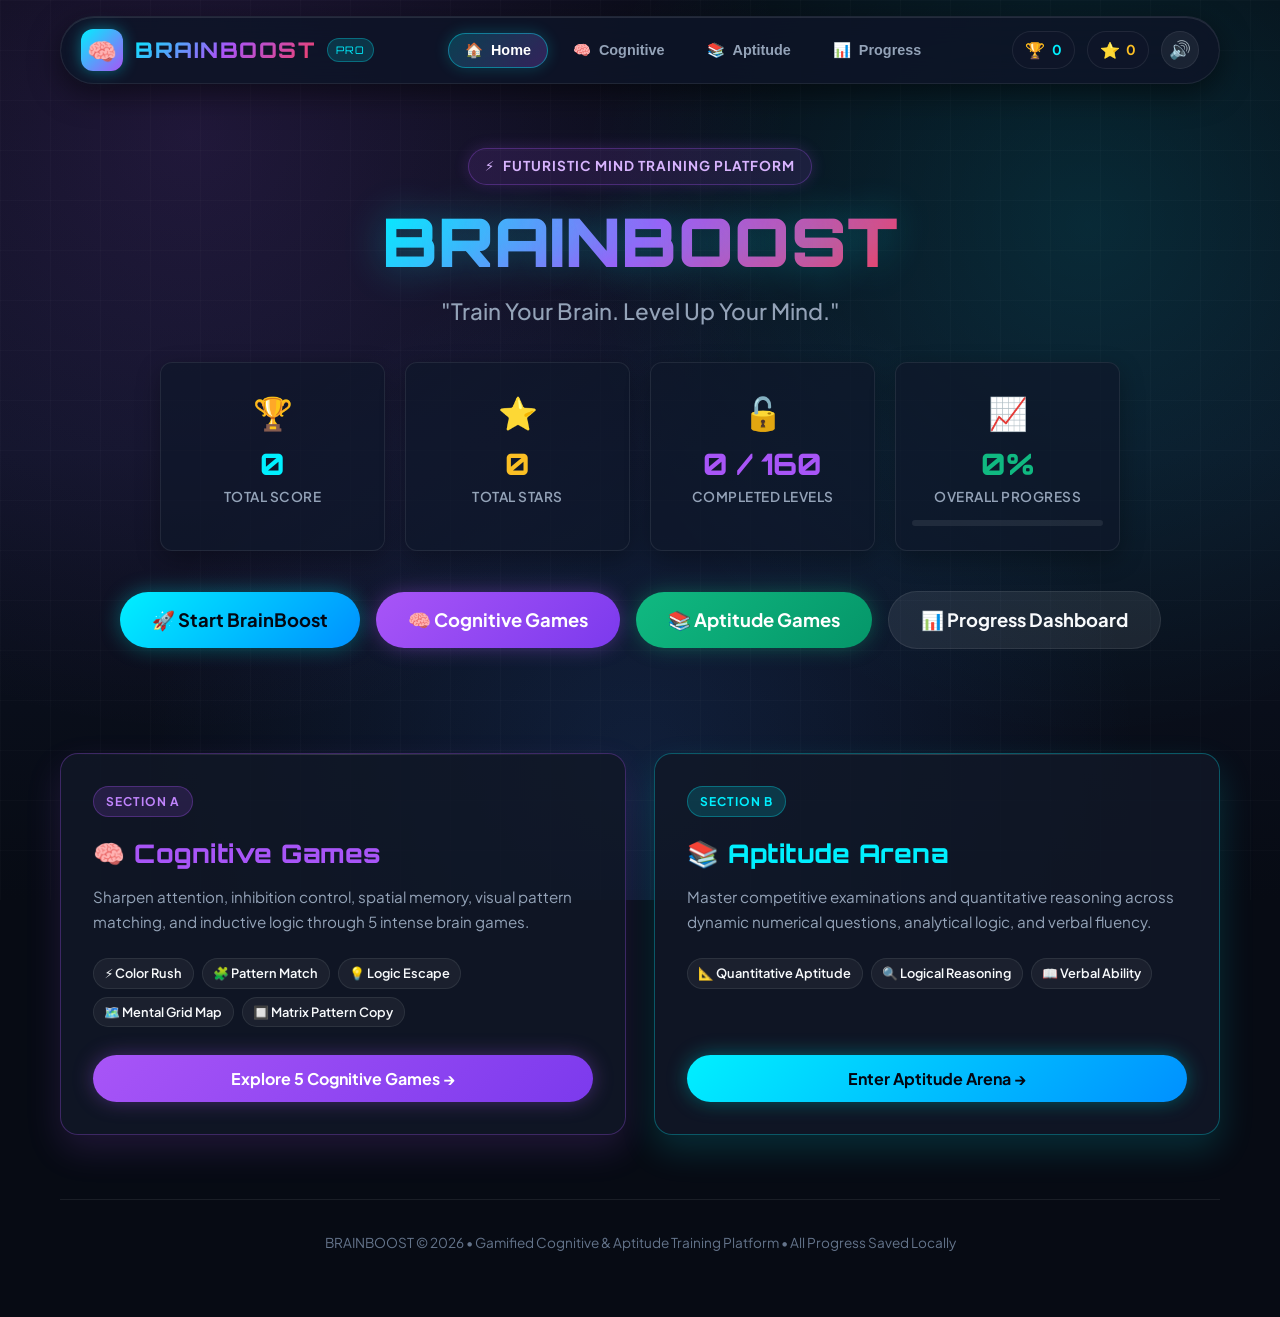
<file: index.html>
<!DOCTYPE html>
<html lang="en">
<head>
  <meta charset="UTF-8" />
  <meta name="viewport" content="width=device-width, initial-scale=1.0" />
  <title>BrainBoost — Train Your Brain. Level Up Your Mind.</title>
  <meta name="description" content="A gamified cognitive training and aptitude learning web application with interactive games, level progression, and progress tracking." />
  <meta property="og:title" content="BrainBoost — Train Your Brain. Level Up Your Mind." />
  <meta property="og:description" content="Gamified cognitive training and aptitude learning web application designed for students." />
  <meta property="og:type" content="website" />
  
  <!-- Google Fonts: Plus Jakarta Sans & Orbitron -->
  <link rel="preconnect" href="https://fonts.googleapis.com">
  <link rel="preconnect" href="https://fonts.gstatic.com" crossorigin>
  <link href="https://fonts.googleapis.com/css2?family=Orbitron:wght@600;700;800;900&family=Plus+Jakarta+Sans:ital,wght@0,400;0,500;0,600;0,700;0,800;1,400;1,700&display=swap" rel="stylesheet">
  
  <!-- Stylesheet -->
  <link rel="stylesheet" href="./style.css" />
</head>
<body>
  <!-- Ambient Cosmic Grid Overlay -->
  <div class="cosmic-grid" aria-hidden="true"></div>

  <!-- Confetti Canvas for Victory Effects -->
  <canvas id="confetti-canvas"></canvas>

  <div id="app-root">
    <!-- Main Header -->
    <header class="app-header">
      <div class="logo-wrap" onclick="showHome()" id="app-logo-btn">
        <div class="logo-icon">🧠</div>
        <div>
          <div class="logo-title gaming-font text-gradient">BRAINBOOST</div>
        </div>
        <span class="logo-badge">PRO</span>
      </div>

      <!-- Navigation Tabs -->
      <nav class="nav-menu" aria-label="Main Navigation">
        <button class="nav-link active" data-view="view-home" onclick="showHome()" id="nav-btn-home">
          <span>🏠</span> <span>Home</span>
        </button>
        <button class="nav-link" data-view="view-cognitive" onclick="showCognitiveGames()" id="nav-btn-cognitive">
          <span>🧠</span> <span>Cognitive</span>
        </button>
        <button class="nav-link" data-view="view-aptitude" onclick="showAptitudeGames()" id="nav-btn-aptitude">
          <span>📚</span> <span>Aptitude</span>
        </button>
        <button class="nav-link" data-view="view-progress" onclick="showProgress()" id="nav-btn-progress">
          <span>📊</span> <span>Progress</span>
        </button>
      </nav>

      <!-- Header Player Mini-Stats -->
      <div class="header-stats">
        <div class="stat-chip" title="Total Score Earned">
          <span class="stat-chip-icon">🏆</span>
          <span class="stat-chip-score" id="header-total-score">0</span>
        </div>
        <div class="stat-chip" title="Total Stars Collected">
          <span class="stat-chip-icon">⭐</span>
          <span class="stat-chip-stars" id="header-total-stars">0</span>
        </div>
        <button class="sound-toggle-btn" id="sound-toggle-btn" onclick="toggleSound()" aria-label="Toggle Sound" title="Toggle Sound">
          🔊
        </button>
      </div>
    </header>

    <!-- MAIN VIEWS WRAPPER -->
    <main>
      <!-- ==========================================
           1. VIEW: HOME PAGE
           ========================================== -->
      <section id="view-home" class="view-container active">
        <div class="hero-section">
          <div class="hero-pill">
            <span>⚡</span> Futuristic Mind Training Platform
          </div>
          <h1 class="hero-title text-gradient">BRAINBOOST</h1>
          <p class="hero-tagline">
            "Train Your Brain. Level Up Your Mind."
          </p>

          <!-- Live Player Statistics Matrix -->
          <div class="home-stats-grid">
            <div class="home-stat-card" id="home-stat-score">
              <div class="stat-card-icon">🏆</div>
              <div class="stat-card-value text-cyan" id="home-score-val">0</div>
              <div class="stat-card-label">Total Score</div>
            </div>

            <div class="home-stat-card" id="home-stat-stars">
              <div class="stat-card-icon">⭐</div>
              <div class="stat-card-value text-gold" id="home-stars-val">0</div>
              <div class="stat-card-label">Total Stars</div>
            </div>

            <div class="home-stat-card" id="home-stat-levels">
              <div class="stat-card-icon">🔓</div>
              <div class="stat-card-value text-purple" id="home-levels-val">0 / 160</div>
              <div class="stat-card-label">Completed Levels</div>
            </div>

            <div class="home-stat-card" id="home-stat-progress">
              <div class="stat-card-icon">📈</div>
              <div class="stat-card-value text-emerald" id="home-progress-val">0%</div>
              <div class="stat-card-label">Overall Progress</div>
              <div class="stat-progress-bar">
                <div class="stat-progress-fill" id="home-progress-fill" style="width: 0%;"></div>
              </div>
            </div>
          </div>

          <!-- Hero Action Buttons -->
          <div class="home-cta-group">
            <button class="btn btn-primary btn-lg" onclick="startBrainBoost()" id="btn-start-brainboost">
              🚀 Start BrainBoost
            </button>
            <button class="btn btn-purple btn-lg" onclick="showCognitiveGames()" id="btn-home-cognitive">
              🧠 Cognitive Games
            </button>
            <button class="btn btn-emerald btn-lg" onclick="showAptitudeGames()" id="btn-home-aptitude">
              📚 Aptitude Games
            </button>
            <button class="btn btn-secondary btn-lg" onclick="showProgress()" id="btn-home-progress">
              📊 Progress Dashboard
            </button>
          </div>
        </div>

        <!-- Category Showcase Cards -->
        <div class="category-preview-grid">
          <!-- Cognitive Category Preview -->
          <div class="glass-card category-preview-card card-cognitive" onclick="showCognitiveGames()">
            <div>
              <span class="card-badge badge-purple">SECTION A</span>
              <h2 class="card-title text-purple">🧠 Cognitive Games</h2>
              <p class="card-desc">
                Sharpen attention, inhibition control, spatial memory, visual pattern matching, and inductive logic through 5 intense brain games.
              </p>
              <div class="game-pills-list">
                <span class="mini-pill">⚡ Color Rush</span>
                <span class="mini-pill">🧩 Pattern Match</span>
                <span class="mini-pill">💡 Logic Escape</span>
                <span class="mini-pill">🗺️ Mental Grid Map</span>
                <span class="mini-pill">🔲 Matrix Pattern Copy</span>
              </div>
            </div>
            <button class="btn btn-purple" onclick="event.stopPropagation(); showCognitiveGames()">
              Explore 5 Cognitive Games →
            </button>
          </div>

          <!-- Aptitude Category Preview -->
          <div class="glass-card category-preview-card card-aptitude" onclick="showAptitudeGames()">
            <div>
              <span class="card-badge badge-cyan">SECTION B</span>
              <h2 class="card-title text-cyan">📚 Aptitude Arena</h2>
              <p class="card-desc">
                Master competitive examinations and quantitative reasoning across dynamic numerical questions, analytical logic, and verbal fluency.
              </p>
              <div class="game-pills-list">
                <span class="mini-pill">📐 Quantitative Aptitude</span>
                <span class="mini-pill">🔍 Logical Reasoning</span>
                <span class="mini-pill">📖 Verbal Ability</span>
              </div>
            </div>
            <button class="btn btn-primary" onclick="event.stopPropagation(); showAptitudeGames()">
              Enter Aptitude Arena →
            </button>
          </div>
        </div>
      </section>

      <!-- ==========================================
           2. VIEW: COGNITIVE GAMES SELECTION
           ========================================== -->
      <section id="view-cognitive" class="view-container">
        <div class="section-header">
          <h2 class="section-title text-gradient">COGNITIVE TRAINING</h2>
          <p class="section-desc">
            Select a cognitive discipline. Each game features 20+ progressive levels with exactly 10 timed challenges per level.
          </p>
        </div>
        <div class="games-grid" id="cognitive-games-grid">
          <!-- Injected dynamically by script.js -->
        </div>
      </section>

      <!-- ==========================================
           3. VIEW: APTITUDE GAMES SELECTION
           ========================================== -->
      <section id="view-aptitude" class="view-container">
        <div class="section-header">
          <h2 class="section-title text-gradient">APTITUDE ARENA</h2>
          <p class="section-desc">
            Dynamic, non-repeating problem sets testing quantitative speed, logical deduction, and verbal comprehension.
          </p>
        </div>
        <div class="games-grid" id="aptitude-games-grid">
          <!-- Injected dynamically by script.js -->
        </div>
      </section>

      <!-- ==========================================
           4. VIEW: LEVEL MAP & PROGRESSION
           ========================================== -->
      <section id="view-level-map" class="view-container">
        <div class="level-map-container">
          <div class="glass-card map-header-card">
            <div class="map-header-info">
              <span class="map-category-tag" id="map-category-tag">CATEGORY</span>
              <h2 class="map-game-title" id="map-game-title">Game Title</h2>
            </div>
            <div style="display: flex; align-items: center; gap: 0.75rem;">
              <div class="stat-chip" id="map-stars-badge">
                ⭐ 0 Stars
              </div>
              <button class="btn btn-secondary btn-sm" id="map-back-btn">
                ← Back
              </button>
            </div>
          </div>

          <!-- Sinuous Game Path Nodes -->
          <div class="level-path-wrapper" id="level-path-nodes">
            <!-- Injected dynamically by script.js -->
          </div>
        </div>
      </section>

      <!-- ==========================================
           5. VIEW: ACTIVE GAMEPLAY ARENA
           ========================================== -->
      <section id="view-game" class="view-container">
        <div class="game-arena-wrapper">
          <!-- Top HUD -->
          <div class="game-hud">
            <div class="hud-game-info">
              <span class="hud-game-name" id="hud-game-name">GAME NAME</span>
              <span class="hud-game-level" id="hud-game-level">Level 1 • Easy</span>
            </div>

            <!-- Question X/10 Progress Bar -->
            <div class="hud-progress-wrap">
              <div class="hud-progress-labels">
                <span id="hud-question-index">Question 1/10</span>
                <span>10 Challenges Rule</span>
              </div>
              <div class="hud-progress-track">
                <div class="hud-progress-bar" id="hud-progress-fill" style="width: 0%;"></div>
              </div>
            </div>

            <!-- 60-Second Countdown Timer -->
            <div class="hud-timer-box" id="hud-timer-box">
              <span>⏱️</span>
              <span id="hud-timer-text">60</span>s
            </div>

            <!-- Live Score & Streak -->
            <div class="hud-score-box">
              <span class="hud-score-label">Score</span>
              <span class="hud-score-value" id="hud-live-score">0</span>
              <div class="streak-indicator" id="hud-streak-box" style="display: none;">
                🔥 2x Streak!
              </div>
            </div>
          </div>

          <!-- Challenge Body Container -->
          <div class="glass-card challenge-card" id="challenge-content-area">
            <!-- Injected dynamically by script.js -->
          </div>
        </div>
      </section>

      <!-- ==========================================
           6. VIEW: PROGRESS DASHBOARD
           ========================================== -->
      <section id="view-progress" class="view-container">
        <div class="section-header">
          <h2 class="section-title text-gradient">PROGRESS & MASTERY</h2>
          <p class="section-desc">
            Track your cognitive skill progression, accuracy metrics, completed levels, and achievement badges.
          </p>
        </div>

        <div class="progress-dashboard">
          <!-- Key Metrics Grid -->
          <div class="progress-overview-grid">
            <div class="home-stat-card">
              <div class="stat-card-icon">🏆</div>
              <div class="stat-card-value text-cyan" id="prog-total-score">0</div>
              <div class="stat-card-label">Total Score</div>
            </div>
            <div class="home-stat-card">
              <div class="stat-card-icon">⭐</div>
              <div class="stat-card-value text-gold" id="prog-total-stars">0</div>
              <div class="stat-card-label">Stars Earned</div>
            </div>
            <div class="home-stat-card">
              <div class="stat-card-icon">🧠</div>
              <div class="stat-card-value text-purple" id="prog-cog-levels">0 / 100</div>
              <div class="stat-card-label">Cognitive Cleared</div>
            </div>
            <div class="home-stat-card">
              <div class="stat-card-icon">📚</div>
              <div class="stat-card-value text-emerald" id="prog-apt-levels">0 / 60</div>
              <div class="stat-card-label">Aptitude Cleared</div>
            </div>
            <div class="home-stat-card">
              <div class="stat-card-icon">🎯</div>
              <div class="stat-card-value text-amber" id="prog-overall-accuracy">0%</div>
              <div class="stat-card-label">Overall Accuracy</div>
            </div>
          </div>

          <!-- Cognitive Skill Mastery Visual Bars -->
          <div class="glass-card progress-skill-card">
            <h3 class="card-title text-cyan" style="margin-bottom: 1.5rem;">Cognitive Skill Breakdown</h3>

            <div class="skill-row">
              <div class="skill-row-top">
                <span>🧠 Working & Spatial Memory</span>
                <span class="text-purple" id="skill-memory-val">0%</span>
              </div>
              <div class="skill-track">
                <div class="skill-fill fill-purple" id="skill-memory-fill" style="width: 0%;"></div>
              </div>
            </div>

            <div class="skill-row">
              <div class="skill-row-top">
                <span>⚡ Attention & Inhibition Control</span>
                <span class="text-cyan" id="skill-attention-val">0%</span>
              </div>
              <div class="skill-track">
                <div class="skill-fill fill-cyan" id="skill-attention-fill" style="width: 0%;"></div>
              </div>
            </div>

            <div class="skill-row">
              <div class="skill-row-top">
                <span>🧩 Pattern Recognition & Deduction</span>
                <span class="text-blue" id="skill-patterns-val">0%</span>
              </div>
              <div class="skill-track">
                <div class="skill-fill fill-blue" id="skill-patterns-fill" style="width: 0%;"></div>
              </div>
            </div>

            <div class="skill-row">
              <div class="skill-row-top">
                <span>💡 Logical & Analytical Thinking</span>
                <span class="text-emerald" id="skill-logic-val">0%</span>
              </div>
              <div class="skill-track">
                <div class="skill-fill fill-emerald" id="skill-logic-fill" style="width: 0%;"></div>
              </div>
            </div>

            <div class="skill-row">
              <div class="skill-row-top">
                <span>📐 Quantitative & Numerical Aptitude</span>
                <span class="text-amber" id="skill-quant-val">0%</span>
              </div>
              <div class="skill-track">
                <div class="skill-fill fill-amber" id="skill-quant-fill" style="width: 0%;"></div>
              </div>
            </div>

            <div class="skill-row">
              <div class="skill-row-top">
                <span>📖 Verbal Fluency & Vocabulary</span>
                <span class="text-rose" id="skill-verbal-val">0%</span>
              </div>
              <div class="skill-track">
                <div class="skill-fill fill-purple" id="skill-verbal-fill" style="width: 0%;"></div>
              </div>
            </div>
          </div>

          <!-- Badges & Achievements -->
          <div class="glass-card">
            <h3 class="card-title text-gold" style="margin-bottom: 1.25rem;">🏅 Unlocked Badges & Milestones</h3>
            <div class="badges-grid" id="badges-grid-container">
              <!-- Injected dynamically by script.js -->
            </div>
          </div>

          <!-- Danger Zone: Reset Data -->
          <div style="display: flex; justify-content: flex-end; margin-top: 1rem;">
            <button class="btn btn-secondary btn-sm" onclick="resetAllData()" style="color: var(--color-rose); border-color: rgba(244, 63, 94, 0.3);">
              🗑️ Reset All Progress
            </button>
          </div>
        </div>
      </section>
    </main>

    <!-- Footer -->
    <footer class="app-footer">
      <p>BRAINBOOST &copy; 2026 &bull; Gamified Cognitive & Aptitude Training Platform &bull; All Progress Saved Locally</p>
    </footer>
  </div>

  <!-- Vanilla JavaScript Application Logic -->
  <script src="./script.js"></script>
</body>
</html>
</file>
<file: style.css>
/* BRAINBOOST — Modern Futuristic Cognitive & Aptitude Gaming Stylesheet */

:root {
  --bg-primary: #070b14;
  --bg-secondary: #0d1527;
  --bg-card: rgba(17, 24, 39, 0.85);
  --bg-card-hover: rgba(30, 41, 59, 0.9);
  --border-glass: rgba(255, 255, 255, 0.08);
  --border-glow: rgba(0, 240, 255, 0.3);
  
  --color-cyan: #00f0ff;
  --color-purple: #a855f7;
  --color-blue: #3b82f6;
  --color-emerald: #10b981;
  --color-rose: #f43f5e;
  --color-amber: #f59e0b;
  --color-gold: #fbbf24;

  --text-primary: #f8fafc;
  --text-secondary: #94a3b8;
  --text-muted: #64748b;

  --font-main: 'Plus Jakarta Sans', system-ui, -apple-system, BlinkMacSystemFont, 'Segoe UI', Roboto, sans-serif;
  --font-gaming: 'Orbitron', 'Plus Jakarta Sans', sans-serif;
  
  --shadow-neon-cyan: 0 0 25px rgba(0, 240, 255, 0.25);
  --shadow-neon-purple: 0 0 25px rgba(168, 85, 247, 0.3);
  --radius-lg: 18px;
  --radius-md: 12px;
  --radius-sm: 8px;
  --radius-pill: 9999px;
  --transition-smooth: all 0.25s cubic-bezier(0.4, 0, 0.2, 1);
}

*, *::before, *::after {
  box-sizing: border-box;
  margin: 0;
  padding: 0;
  -webkit-tap-highlight-color: transparent;
}

html, body {
  min-height: 100%;
  background-color: var(--bg-primary);
  color: var(--text-primary);
  font-family: var(--font-main);
  font-size: 16px;
  line-height: 1.6;
  overflow-x: hidden;
}

/* Background Atmosphere */
body {
  background-image: 
    radial-gradient(circle at 15% 15%, rgba(168, 85, 247, 0.15), transparent 45%),
    radial-gradient(circle at 85% 25%, rgba(0, 240, 255, 0.12), transparent 40%),
    radial-gradient(circle at 50% 85%, rgba(59, 130, 246, 0.15), transparent 50%),
    linear-gradient(180deg, #070b14 0%, #0c1222 50%, #070b14 100%);
  background-attachment: fixed;
}

/* Cosmic Grid Overlay */
.cosmic-grid {
  position: fixed;
  inset: 0;
  background-size: 50px 50px;
  background-image: 
    linear-gradient(to right, rgba(255, 255, 255, 0.02) 1px, transparent 1px),
    linear-gradient(to bottom, rgba(255, 255, 255, 0.02) 1px, transparent 1px);
  pointer-events: none;
  z-index: 0;
}

/* Typography & Display */
h1, h2, h3, .gaming-font {
  font-family: var(--font-gaming);
  letter-spacing: 0.5px;
}

.text-gradient {
  background: linear-gradient(135deg, #00f0ff 0%, #a855f7 50%, #f43f5e 100%);
  -webkit-background-clip: text;
  -webkit-text-fill-color: transparent;
  background-clip: text;
}

.text-cyan { color: var(--color-cyan); }
.text-purple { color: var(--color-purple); }
.text-gold { color: var(--color-gold); }
.text-emerald { color: var(--color-emerald); }
.text-rose { color: var(--color-rose); }

/* Layout Shell */
#app-root {
  position: relative;
  z-index: 1;
  display: flex;
  flex-direction: column;
  min-height: 100vh;
  max-width: 1200px;
  margin: 0 auto;
  padding: 0 1.25rem 2rem;
}

/* Header */
.app-header {
  position: sticky;
  top: 1rem;
  z-index: 50;
  display: flex;
  align-items: center;
  justify-content: space-between;
  gap: 1rem;
  padding: 0.75rem 1.25rem;
  margin-top: 1rem;
  margin-bottom: 1.5rem;
  background: rgba(13, 21, 39, 0.85);
  backdrop-filter: blur(20px);
  -webkit-backdrop-filter: blur(20px);
  border: 1px solid var(--border-glass);
  border-radius: var(--radius-pill);
  box-shadow: 0 10px 30px rgba(0, 0, 0, 0.5), inset 0 1px 0 rgba(255, 255, 255, 0.1);
}

.logo-wrap {
  display: flex;
  align-items: center;
  gap: 0.75rem;
  cursor: pointer;
  text-decoration: none;
}

.logo-icon {
  width: 42px;
  height: 42px;
  border-radius: var(--radius-md);
  background: linear-gradient(135deg, #00f0ff, #a855f7);
  display: flex;
  align-items: center;
  justify-content: center;
  color: #fff;
  font-size: 1.5rem;
  box-shadow: 0 0 15px rgba(0, 240, 255, 0.4);
  transition: var(--transition-smooth);
}

.logo-wrap:hover .logo-icon {
  transform: scale(1.08) rotate(5deg);
  box-shadow: 0 0 25px rgba(168, 85, 247, 0.6);
}

.logo-title {
  font-size: 1.35rem;
  font-weight: 800;
  letter-spacing: 1.5px;
}

.logo-badge {
  font-size: 0.65rem;
  padding: 0.15rem 0.5rem;
  border-radius: var(--radius-pill);
  background: rgba(0, 240, 255, 0.15);
  color: var(--color-cyan);
  border: 1px solid rgba(0, 240, 255, 0.3);
  font-family: var(--font-gaming);
  letter-spacing: 1px;
}

/* Nav Menu */
.nav-menu {
  display: flex;
  align-items: center;
  gap: 0.5rem;
}

.nav-link {
  display: flex;
  align-items: center;
  gap: 0.5rem;
  padding: 0.5rem 1rem;
  border-radius: var(--radius-pill);
  font-size: 0.9rem;
  font-weight: 600;
  color: var(--text-secondary);
  background: transparent;
  border: 1px solid transparent;
  cursor: pointer;
  transition: var(--transition-smooth);
  white-space: nowrap;
}

.nav-link:hover {
  color: var(--text-primary);
  background: rgba(255, 255, 255, 0.05);
}

.nav-link.active {
  color: #fff;
  background: linear-gradient(135deg, rgba(0, 240, 255, 0.2), rgba(168, 85, 247, 0.25));
  border-color: rgba(0, 240, 255, 0.4);
  box-shadow: 0 0 15px rgba(0, 240, 255, 0.2);
}

/* Mini Stats Bar in Header */
.header-stats {
  display: flex;
  align-items: center;
  gap: 0.75rem;
}

.stat-chip {
  display: flex;
  align-items: center;
  gap: 0.4rem;
  padding: 0.35rem 0.75rem;
  background: rgba(15, 23, 42, 0.9);
  border: 1px solid var(--border-glass);
  border-radius: var(--radius-pill);
  font-size: 0.85rem;
  font-weight: 700;
}

.stat-chip-icon {
  font-size: 1rem;
}

.stat-chip-score {
  color: var(--color-cyan);
}

.stat-chip-stars {
  color: var(--color-gold);
}

.sound-toggle-btn {
  background: rgba(255, 255, 255, 0.06);
  border: 1px solid var(--border-glass);
  color: var(--text-secondary);
  width: 38px;
  height: 38px;
  border-radius: 50%;
  display: flex;
  align-items: center;
  justify-content: center;
  cursor: pointer;
  font-size: 1.1rem;
  transition: var(--transition-smooth);
}

.sound-toggle-btn:hover {
  color: var(--text-primary);
  background: rgba(0, 240, 255, 0.15);
  border-color: var(--color-cyan);
}

/* Main Container Views */
.view-container {
  display: none;
  animation: fadeInView 0.35s ease-out forwards;
}

.view-container.active {
  display: block;
}

@keyframes fadeInView {
  from {
    opacity: 0;
    transform: translateY(12px);
  }
  to {
    opacity: 1;
    transform: translateY(0);
  }
}

/* Glass Card */
.glass-card {
  background: var(--bg-card);
  backdrop-filter: blur(16px);
  -webkit-backdrop-filter: blur(16px);
  border: 1px solid var(--border-glass);
  border-radius: var(--radius-lg);
  padding: 1.75rem;
  box-shadow: 0 15px 35px rgba(0, 0, 0, 0.35);
  transition: var(--transition-smooth);
  position: relative;
  overflow: hidden;
}

.glass-card::before {
  content: '';
  position: absolute;
  top: 0;
  left: 0;
  right: 0;
  height: 1px;
  background: linear-gradient(90deg, transparent, rgba(255, 255, 255, 0.15), transparent);
}

/* Glowing Buttons */
.btn {
  display: inline-flex;
  align-items: center;
  justify-content: center;
  gap: 0.6rem;
  padding: 0.8rem 1.6rem;
  border-radius: var(--radius-pill);
  font-family: var(--font-main);
  font-weight: 700;
  font-size: 1rem;
  text-decoration: none;
  cursor: pointer;
  border: none;
  outline: none;
  transition: var(--transition-smooth);
  white-space: nowrap;
  user-select: none;
}

.btn-primary {
  background: linear-gradient(135deg, #00f0ff 0%, #0090ff 100%);
  color: #030712;
  box-shadow: 0 0 20px rgba(0, 240, 255, 0.35), 0 4px 12px rgba(0, 0, 0, 0.3);
}

.btn-primary:hover {
  transform: translateY(-2px);
  box-shadow: 0 0 30px rgba(0, 240, 255, 0.6), 0 6px 16px rgba(0, 0, 0, 0.4);
}

.btn-purple {
  background: linear-gradient(135deg, #a855f7 0%, #7c3aed 100%);
  color: #ffffff;
  box-shadow: 0 0 20px rgba(168, 85, 247, 0.35);
}

.btn-purple:hover {
  transform: translateY(-2px);
  box-shadow: 0 0 30px rgba(168, 85, 247, 0.6);
}

.btn-emerald {
  background: linear-gradient(135deg, #10b981 0%, #059669 100%);
  color: #ffffff;
  box-shadow: 0 0 20px rgba(16, 185, 129, 0.35);
}

.btn-emerald:hover {
  transform: translateY(-2px);
  box-shadow: 0 0 30px rgba(16, 185, 129, 0.6);
}

.btn-secondary {
  background: rgba(255, 255, 255, 0.08);
  color: var(--text-primary);
  border: 1px solid var(--border-glass);
}

.btn-secondary:hover {
  background: rgba(255, 255, 255, 0.15);
  border-color: rgba(255, 255, 255, 0.25);
  transform: translateY(-2px);
}

.btn-lg {
  padding: 1rem 2rem;
  font-size: 1.15rem;
}

.btn-sm {
  padding: 0.45rem 0.9rem;
  font-size: 0.85rem;
}

/* ==================================================
   1. HOME SCREEN
   ================================================== */
.hero-section {
  display: flex;
  flex-direction: column;
  align-items: center;
  text-align: center;
  padding: 2.5rem 1rem 2rem;
  position: relative;
}

.hero-pill {
  display: inline-flex;
  align-items: center;
  gap: 0.5rem;
  padding: 0.4rem 1rem;
  border-radius: var(--radius-pill);
  background: rgba(168, 85, 247, 0.12);
  border: 1px solid rgba(168, 85, 247, 0.3);
  color: #d8b4fe;
  font-size: 0.85rem;
  font-weight: 700;
  margin-bottom: 1.25rem;
  text-transform: uppercase;
  letter-spacing: 1px;
  box-shadow: 0 0 15px rgba(168, 85, 247, 0.2);
}

.hero-title {
  font-size: clamp(2.5rem, 6vw, 4.2rem);
  font-weight: 900;
  line-height: 1.1;
  margin-bottom: 1rem;
  text-shadow: 0 0 40px rgba(0, 240, 255, 0.3);
}

.hero-tagline {
  font-size: clamp(1.1rem, 2.5vw, 1.4rem);
  color: var(--text-secondary);
  max-width: 650px;
  margin-bottom: 2rem;
  font-weight: 500;
}

/* Home Stats Grid */
.home-stats-grid {
  display: grid;
  grid-template-columns: repeat(auto-fit, minmax(200px, 1fr));
  gap: 1.25rem;
  width: 100%;
  max-width: 960px;
  margin: 0 auto 2.5rem;
}

.home-stat-card {
  display: flex;
  flex-direction: column;
  align-items: center;
  text-align: center;
  padding: 1.5rem 1rem;
  border-radius: var(--radius-md);
  background: rgba(15, 23, 42, 0.7);
  border: 1px solid var(--border-glass);
  box-shadow: 0 8px 24px rgba(0, 0, 0, 0.3);
  transition: var(--transition-smooth);
}

.home-stat-card:hover {
  transform: translateY(-4px);
  border-color: rgba(0, 240, 255, 0.3);
  box-shadow: 0 12px 30px rgba(0, 240, 255, 0.15);
}

.stat-card-icon {
  font-size: 2rem;
  margin-bottom: 0.5rem;
}

.stat-card-value {
  font-family: var(--font-gaming);
  font-size: 1.85rem;
  font-weight: 800;
  line-height: 1.2;
}

.stat-card-label {
  font-size: 0.85rem;
  color: var(--text-secondary);
  font-weight: 600;
  text-transform: uppercase;
  letter-spacing: 0.5px;
  margin-top: 0.25rem;
}

/* Progress bar inside stats */
.stat-progress-bar {
  width: 100%;
  height: 6px;
  background: rgba(255, 255, 255, 0.08);
  border-radius: var(--radius-pill);
  margin-top: 0.75rem;
  overflow: hidden;
}

.stat-progress-fill {
  height: 100%;
  background: linear-gradient(90deg, #00f0ff, #a855f7);
  border-radius: var(--radius-pill);
  transition: width 0.8s cubic-bezier(0.4, 0, 0.2, 1);
}

/* Home Action Buttons */
.home-cta-group {
  display: flex;
  flex-wrap: wrap;
  align-items: center;
  justify-content: center;
  gap: 1rem;
  margin-bottom: 3.5rem;
}

/* Category Cards Row on Home */
.category-preview-grid {
  display: grid;
  grid-template-columns: repeat(auto-fit, minmax(320px, 1fr));
  gap: 1.75rem;
  margin-top: 1rem;
}

.category-preview-card {
  padding: 2rem;
  border-radius: var(--radius-lg);
  display: flex;
  flex-direction: column;
  justify-content: space-between;
  cursor: pointer;
  position: relative;
  overflow: hidden;
}

.category-preview-card:hover {
  transform: translateY(-6px);
}

.card-cognitive {
  border-color: rgba(168, 85, 247, 0.3);
  box-shadow: 0 15px 35px rgba(168, 85, 247, 0.15);
}

.card-cognitive:hover {
  border-color: rgba(168, 85, 247, 0.6);
  box-shadow: 0 20px 45px rgba(168, 85, 247, 0.25);
}

.card-aptitude {
  border-color: rgba(0, 240, 255, 0.3);
  box-shadow: 0 15px 35px rgba(0, 240, 255, 0.15);
}

.card-aptitude:hover {
  border-color: rgba(0, 240, 255, 0.6);
  box-shadow: 0 20px 45px rgba(0, 240, 255, 0.25);
}

.card-badge {
  display: inline-flex;
  align-items: center;
  gap: 0.4rem;
  font-size: 0.75rem;
  font-weight: 700;
  text-transform: uppercase;
  letter-spacing: 1px;
  padding: 0.3rem 0.75rem;
  border-radius: var(--radius-pill);
  width: fit-content;
  margin-bottom: 1rem;
}

.badge-purple {
  background: rgba(168, 85, 247, 0.15);
  color: #c084fc;
  border: 1px solid rgba(168, 85, 247, 0.3);
}

.badge-cyan {
  background: rgba(0, 240, 255, 0.15);
  color: var(--color-cyan);
  border: 1px solid rgba(0, 240, 255, 0.3);
}

.card-title {
  font-size: 1.6rem;
  font-weight: 800;
  margin-bottom: 0.75rem;
}

.card-desc {
  color: var(--text-secondary);
  font-size: 0.95rem;
  margin-bottom: 1.5rem;
  line-height: 1.6;
}

.game-pills-list {
  display: flex;
  flex-wrap: wrap;
  gap: 0.5rem;
  margin-bottom: 1.75rem;
}

.mini-pill {
  font-size: 0.8rem;
  font-weight: 600;
  padding: 0.25rem 0.65rem;
  border-radius: var(--radius-pill);
  background: rgba(255, 255, 255, 0.05);
  color: var(--text-primary);
  border: 1px solid rgba(255, 255, 255, 0.08);
}

/* ==================================================
   2. CATEGORIES & GAME GRIDS
   ================================================== */
.section-header {
  text-align: center;
  margin-bottom: 2.5rem;
}

.section-title {
  font-size: clamp(2rem, 4vw, 2.75rem);
  font-weight: 900;
  margin-bottom: 0.5rem;
}

.section-desc {
  color: var(--text-secondary);
  font-size: 1.05rem;
  max-width: 600px;
  margin: 0 auto;
}

.games-grid {
  display: grid;
  grid-template-columns: repeat(auto-fit, minmax(300px, 1fr));
  gap: 1.5rem;
}

.game-card {
  background: var(--bg-card);
  backdrop-filter: blur(16px);
  border: 1px solid var(--border-glass);
  border-radius: var(--radius-lg);
  padding: 1.75rem;
  display: flex;
  flex-direction: column;
  justify-content: space-between;
  transition: var(--transition-smooth);
  cursor: pointer;
  position: relative;
}

.game-card:hover {
  transform: translateY(-6px);
  border-color: rgba(0, 240, 255, 0.4);
  box-shadow: 0 15px 35px rgba(0, 240, 255, 0.15);
}

.game-card-top {
  display: flex;
  align-items: flex-start;
  justify-content: space-between;
  margin-bottom: 1.25rem;
}

.game-icon-box {
  width: 52px;
  height: 52px;
  border-radius: var(--radius-md);
  display: flex;
  align-items: center;
  justify-content: center;
  font-size: 1.75rem;
  background: rgba(255, 255, 255, 0.05);
  border: 1px solid rgba(255, 255, 255, 0.1);
}

.icon-purple {
  background: linear-gradient(135deg, rgba(168, 85, 247, 0.2), rgba(124, 58, 237, 0.3));
  border-color: rgba(168, 85, 247, 0.4);
}

.icon-cyan {
  background: linear-gradient(135deg, rgba(0, 240, 255, 0.2), rgba(6, 182, 212, 0.3));
  border-color: rgba(0, 240, 255, 0.4);
}

.icon-amber {
  background: linear-gradient(135deg, rgba(245, 158, 11, 0.2), rgba(217, 119, 6, 0.3));
  border-color: rgba(245, 158, 11, 0.4);
}

.icon-emerald {
  background: linear-gradient(135deg, rgba(16, 185, 129, 0.2), rgba(5, 150, 105, 0.3));
  border-color: rgba(16, 185, 129, 0.4);
}

.icon-rose {
  background: linear-gradient(135deg, rgba(244, 63, 94, 0.2), rgba(225, 29, 72, 0.3));
  border-color: rgba(244, 63, 94, 0.4);
}

.game-stars-badge {
  display: flex;
  align-items: center;
  gap: 0.25rem;
  font-size: 0.85rem;
  font-weight: 700;
  color: var(--color-gold);
  background: rgba(251, 191, 36, 0.1);
  padding: 0.3rem 0.65rem;
  border-radius: var(--radius-pill);
  border: 1px solid rgba(251, 191, 36, 0.2);
}

.game-title {
  font-size: 1.35rem;
  font-weight: 800;
  margin-bottom: 0.4rem;
}

.game-purpose {
  font-size: 0.85rem;
  font-weight: 600;
  color: var(--color-cyan);
  text-transform: uppercase;
  letter-spacing: 0.5px;
  margin-bottom: 0.75rem;
}

.game-desc {
  font-size: 0.9rem;
  color: var(--text-secondary);
  line-height: 1.5;
  margin-bottom: 1.25rem;
}

.game-card-footer {
  display: flex;
  align-items: center;
  justify-content: space-between;
  padding-top: 1rem;
  border-top: 1px solid var(--border-glass);
}

.game-level-info {
  font-size: 0.85rem;
  color: var(--text-muted);
  font-weight: 600;
}

/* ==================================================
   3. LEVEL MAP & PROGRESSION PATH
   ================================================== */
.level-map-container {
  max-width: 800px;
  margin: 0 auto;
}

.map-header-card {
  display: flex;
  align-items: center;
  justify-content: space-between;
  gap: 1rem;
  margin-bottom: 2rem;
  padding: 1.25rem 1.75rem;
}

.map-header-info {
  display: flex;
  flex-direction: column;
}

.map-category-tag {
  font-size: 0.75rem;
  font-weight: 700;
  color: var(--color-purple);
  text-transform: uppercase;
  letter-spacing: 1px;
}

.map-game-title {
  font-size: 1.6rem;
  font-weight: 900;
}

.level-path-wrapper {
  position: relative;
  display: flex;
  flex-direction: column;
  align-items: center;
  padding: 2rem 1rem 4rem;
}

.level-node-row {
  display: flex;
  align-items: center;
  justify-content: center;
  position: relative;
  width: 100%;
  margin-bottom: 2.25rem;
}

/* Connecting line between nodes */
.level-connector-line {
  position: absolute;
  top: 100%;
  left: 50%;
  width: 4px;
  height: 2.25rem;
  transform: translateX(-50%);
  background: rgba(255, 255, 255, 0.1);
  z-index: 0;
}

.level-connector-line.unlocked {
  background: linear-gradient(180deg, #00f0ff, #a855f7);
  box-shadow: 0 0 10px rgba(0, 240, 255, 0.5);
}

/* Level Node Circle */
.level-node {
  position: relative;
  z-index: 1;
  width: 72px;
  height: 72px;
  border-radius: 50%;
  display: flex;
  flex-direction: column;
  align-items: center;
  justify-content: center;
  font-family: var(--font-gaming);
  font-size: 1.15rem;
  font-weight: 800;
  cursor: pointer;
  transition: var(--transition-smooth);
  user-select: none;
}

.level-node.locked {
  background: #111827;
  color: #4b5563;
  border: 2px solid #374151;
  cursor: not-allowed;
  opacity: 0.7;
}

.level-node.unlocked {
  background: linear-gradient(135deg, #1e1b4b, #312e81);
  color: #ffffff;
  border: 2px solid var(--color-purple);
  box-shadow: 0 0 20px rgba(168, 85, 247, 0.4);
  animation: pulseUnlocked 2s infinite ease-in-out;
}

@keyframes pulseUnlocked {
  0%, 100% { transform: scale(1); box-shadow: 0 0 15px rgba(168, 85, 247, 0.4); }
  50% { transform: scale(1.06); box-shadow: 0 0 25px rgba(0, 240, 255, 0.7); }
}

.level-node.completed {
  background: linear-gradient(135deg, #064e3b, #047857);
  color: #ffffff;
  border: 2px solid var(--color-emerald);
  box-shadow: 0 0 18px rgba(16, 185, 129, 0.35);
}

.level-node:hover:not(.locked) {
  transform: scale(1.12);
  box-shadow: 0 0 30px rgba(0, 240, 255, 0.8);
}

.level-stars-bar {
  position: absolute;
  bottom: -18px;
  display: flex;
  gap: 1px;
  font-size: 0.75rem;
  color: var(--color-gold);
  filter: drop-shadow(0 2px 4px rgba(0, 0, 0, 0.8));
}

.level-difficulty-tag {
  position: absolute;
  right: calc(50% + 50px);
  padding: 0.2rem 0.6rem;
  border-radius: var(--radius-pill);
  background: rgba(15, 23, 42, 0.85);
  border: 1px solid var(--border-glass);
  font-size: 0.75rem;
  font-weight: 700;
  color: var(--text-secondary);
  white-space: nowrap;
}

.level-score-tag {
  position: absolute;
  left: calc(50% + 50px);
  padding: 0.2rem 0.6rem;
  border-radius: var(--radius-pill);
  background: rgba(15, 23, 42, 0.85);
  border: 1px solid var(--border-glass);
  font-size: 0.75rem;
  font-weight: 700;
  color: var(--color-cyan);
  white-space: nowrap;
}

/* ==================================================
   4. ACTIVE GAMEPLAY ARENA
   ================================================== */
.game-arena-wrapper {
  max-width: 820px;
  margin: 0 auto;
}

/* Top HUD Bar */
.game-hud {
  display: grid;
  grid-template-columns: auto 1fr auto auto;
  align-items: center;
  gap: 1.25rem;
  padding: 1rem 1.5rem;
  background: var(--bg-card);
  border: 1px solid var(--border-glass);
  border-radius: var(--radius-lg);
  margin-bottom: 1.25rem;
  box-shadow: 0 10px 30px rgba(0, 0, 0, 0.35);
}

.hud-game-info {
  display: flex;
  flex-direction: column;
}

.hud-game-name {
  font-size: 0.8rem;
  color: var(--text-secondary);
  font-weight: 700;
  text-transform: uppercase;
}

.hud-game-level {
  font-family: var(--font-gaming);
  font-size: 1.15rem;
  font-weight: 800;
  color: #fff;
}

/* 10-Question Progress Indicator */
.hud-progress-wrap {
  display: flex;
  flex-direction: column;
  gap: 0.35rem;
}

.hud-progress-labels {
  display: flex;
  justify-content: space-between;
  font-size: 0.8rem;
  font-weight: 700;
  color: var(--text-secondary);
}

.hud-progress-track {
  width: 100%;
  height: 8px;
  background: rgba(255, 255, 255, 0.08);
  border-radius: var(--radius-pill);
  overflow: hidden;
  position: relative;
}

.hud-progress-bar {
  height: 100%;
  background: linear-gradient(90deg, #00f0ff, #a855f7);
  border-radius: var(--radius-pill);
  transition: width 0.4s ease-out;
  box-shadow: 0 0 10px rgba(0, 240, 255, 0.5);
}

/* 60s Countdown Timer */
.hud-timer-box {
  display: flex;
  align-items: center;
  gap: 0.5rem;
  padding: 0.4rem 0.85rem;
  background: rgba(15, 23, 42, 0.9);
  border: 1px solid var(--border-glass);
  border-radius: var(--radius-pill);
  font-family: var(--font-gaming);
  font-size: 1.15rem;
  font-weight: 800;
  color: var(--color-cyan);
  transition: var(--transition-smooth);
}

.hud-timer-box.timer-warning {
  border-color: var(--color-rose);
  color: var(--color-rose);
  background: rgba(244, 63, 94, 0.15);
  animation: timerPulse 0.6s infinite alternate;
}

@keyframes timerPulse {
  from { transform: scale(1); }
  to { transform: scale(1.08); box-shadow: 0 0 15px rgba(244, 63, 94, 0.6); }
}

.hud-score-box {
  display: flex;
  flex-direction: column;
  align-items: flex-end;
}

.hud-score-label {
  font-size: 0.75rem;
  color: var(--text-muted);
  font-weight: 700;
}

.hud-score-value {
  font-family: var(--font-gaming);
  font-size: 1.15rem;
  font-weight: 800;
  color: var(--color-gold);
}

/* Live Streak Badge */
.streak-indicator {
  display: inline-flex;
  align-items: center;
  gap: 0.3rem;
  padding: 0.2rem 0.6rem;
  background: rgba(245, 158, 11, 0.15);
  border: 1px solid rgba(245, 158, 11, 0.4);
  border-radius: var(--radius-pill);
  font-size: 0.75rem;
  font-weight: 800;
  color: var(--color-amber);
  margin-top: 0.2rem;
  animation: bounceStreak 0.5s ease-out;
}

@keyframes bounceStreak {
  0% { transform: scale(0.6); opacity: 0; }
  70% { transform: scale(1.15); }
  100% { transform: scale(1); opacity: 1; }
}

/* Challenge Body Card */
.challenge-card {
  min-height: 400px;
  display: flex;
  flex-direction: column;
  justify-content: center;
  position: relative;
  padding: 2.25rem;
}

.challenge-prompt-header {
  text-align: center;
  margin-bottom: 1.75rem;
}

.challenge-instruction {
  display: inline-block;
  font-size: 0.85rem;
  font-weight: 800;
  color: var(--color-cyan);
  text-transform: uppercase;
  letter-spacing: 1px;
  padding: 0.35rem 0.9rem;
  background: rgba(0, 240, 255, 0.1);
  border: 1px solid rgba(0, 240, 255, 0.25);
  border-radius: var(--radius-pill);
  margin-bottom: 1rem;
}

.challenge-title-text {
  font-size: clamp(1.25rem, 3vw, 1.65rem);
  font-weight: 800;
  line-height: 1.4;
  color: #fff;
}

/* 1. Color Rush Display */
.color-rush-display {
  display: flex;
  align-items: center;
  justify-content: center;
  padding: 2.5rem 1rem;
  margin-bottom: 2rem;
  background: rgba(0, 0, 0, 0.3);
  border-radius: var(--radius-lg);
  border: 1px dashed rgba(255, 255, 255, 0.1);
}

.color-rush-word {
  font-family: var(--font-gaming);
  font-size: clamp(2.75rem, 8vw, 4.5rem);
  font-weight: 900;
  letter-spacing: 4px;
  text-shadow: 0 0 30px currentColor;
  transition: transform 0.2s ease;
}

/* 2. Pattern Match Sequence */
.pattern-sequence-row {
  display: flex;
  flex-wrap: wrap;
  align-items: center;
  justify-content: center;
  gap: 1rem;
  padding: 2rem 1rem;
  margin-bottom: 2rem;
  background: rgba(0, 0, 0, 0.3);
  border-radius: var(--radius-lg);
}

.pattern-item {
  width: 64px;
  height: 64px;
  border-radius: var(--radius-md);
  background: rgba(255, 255, 255, 0.06);
  border: 1px solid var(--border-glass);
  display: flex;
  align-items: center;
  justify-content: center;
  font-size: 1.85rem;
  font-weight: 800;
}

.pattern-item.target-mystery {
  border: 2px dashed var(--color-cyan);
  background: rgba(0, 240, 255, 0.1);
  color: var(--color-cyan);
  animation: pulseMystery 1.5s infinite;
}

@keyframes pulseMystery {
  0%, 100% { transform: scale(1); }
  50% { transform: scale(1.08); box-shadow: 0 0 15px rgba(0, 240, 255, 0.4); }
}

/* 4 & 5. Memory Grids (Mental Grid Map & Matrix Pattern Copy) */
.memory-phase-banner {
  text-align: center;
  margin-bottom: 1.25rem;
}

.memory-phase-title {
  font-family: var(--font-gaming);
  font-size: 1.15rem;
  font-weight: 800;
  margin-bottom: 0.35rem;
}

.memory-countdown-bar-wrap {
  width: 240px;
  height: 6px;
  background: rgba(255, 255, 255, 0.1);
  border-radius: var(--radius-pill);
  margin: 0.5rem auto 0;
  overflow: hidden;
}

.memory-countdown-bar-fill {
  height: 100%;
  background: linear-gradient(90deg, #10b981, #00f0ff);
  border-radius: var(--radius-pill);
  transition: width 0.1s linear;
}

.memory-grid-stage {
  display: flex;
  flex-direction: column;
  align-items: center;
  justify-content: center;
  margin: 1.5rem auto;
}

.memory-grid {
  display: grid;
  gap: 0.6rem;
  padding: 1rem;
  background: rgba(10, 15, 30, 0.6);
  border: 1px solid var(--border-glass);
  border-radius: var(--radius-lg);
  box-shadow: inset 0 0 20px rgba(0, 0, 0, 0.5);
}

.memory-cell {
  width: 58px;
  height: 58px;
  border-radius: var(--radius-sm);
  background: rgba(30, 41, 59, 0.7);
  border: 2px solid rgba(255, 255, 255, 0.08);
  display: flex;
  align-items: center;
  justify-content: center;
  font-size: 1.65rem;
  cursor: pointer;
  transition: var(--transition-smooth);
  user-select: none;
}

.memory-cell:hover:not(.disabled) {
  background: rgba(51, 65, 85, 0.9);
  border-color: rgba(0, 240, 255, 0.4);
  transform: scale(1.04);
}

.memory-cell.selected {
  background: rgba(0, 240, 255, 0.25);
  border-color: var(--color-cyan);
  box-shadow: 0 0 15px rgba(0, 240, 255, 0.4);
}

.memory-cell.correct-cell {
  background: rgba(16, 185, 129, 0.3) !important;
  border-color: var(--color-emerald) !important;
  box-shadow: 0 0 15px rgba(16, 185, 129, 0.5) !important;
}

.memory-cell.wrong-cell {
  background: rgba(244, 63, 94, 0.3) !important;
  border-color: var(--color-rose) !important;
  box-shadow: 0 0 15px rgba(244, 63, 94, 0.5) !important;
}

.memory-cell.reveal-active {
  background: linear-gradient(135deg, rgba(0, 240, 255, 0.3), rgba(168, 85, 247, 0.35));
  border-color: var(--color-cyan);
  box-shadow: 0 0 20px rgba(0, 240, 255, 0.4);
}

.memory-actions {
  display: flex;
  align-items: center;
  justify-content: center;
  gap: 1rem;
  margin-top: 1.25rem;
}

/* Options Grid for Multiple Choice Games */
.options-grid {
  display: grid;
  grid-template-columns: repeat(auto-fit, minmax(260px, 1fr));
  gap: 1rem;
  margin-top: 1.5rem;
}

.option-btn {
  display: flex;
  align-items: center;
  gap: 1rem;
  padding: 1rem 1.25rem;
  background: rgba(15, 23, 42, 0.85);
  border: 1px solid var(--border-glass);
  border-radius: var(--radius-md);
  color: #fff;
  font-size: 1.05rem;
  font-weight: 700;
  text-align: left;
  cursor: pointer;
  transition: var(--transition-smooth);
  box-shadow: 0 4px 12px rgba(0, 0, 0, 0.2);
  user-select: none;
  width: 100%;
}

.option-btn:hover:not(:disabled) {
  background: rgba(30, 41, 59, 0.95);
  border-color: rgba(0, 240, 255, 0.4);
  transform: translateY(-2px);
  box-shadow: 0 8px 20px rgba(0, 240, 255, 0.2);
}

.option-letter-badge {
  width: 32px;
  height: 32px;
  border-radius: 50%;
  background: rgba(255, 255, 255, 0.08);
  border: 1px solid rgba(255, 255, 255, 0.15);
  display: flex;
  align-items: center;
  justify-content: center;
  font-family: var(--font-gaming);
  font-size: 0.85rem;
  color: var(--text-secondary);
  flex-shrink: 0;
}

.option-btn:hover .option-letter-badge {
  background: rgba(0, 240, 255, 0.2);
  color: var(--color-cyan);
  border-color: var(--color-cyan);
}

.option-color-swatch {
  width: 24px;
  height: 24px;
  border-radius: 50%;
  border: 2px solid rgba(255, 255, 255, 0.3);
  flex-shrink: 0;
}

/* Feedback States on Option Buttons */
.option-btn.btn-correct {
  background: rgba(16, 185, 129, 0.25) !important;
  border-color: var(--color-emerald) !important;
  color: #a7f3d0 !important;
  box-shadow: 0 0 25px rgba(16, 185, 129, 0.5) !important;
}

.option-btn.btn-correct .option-letter-badge {
  background: var(--color-emerald);
  color: #030712;
}

.option-btn.btn-wrong {
  background: rgba(244, 63, 94, 0.25) !important;
  border-color: var(--color-rose) !important;
  color: #fecdd3 !important;
  box-shadow: 0 0 25px rgba(244, 63, 94, 0.5) !important;
}

.option-btn.btn-wrong .option-letter-badge {
  background: var(--color-rose);
  color: #fff;
}

/* Feedback Banner & Explanation */
.feedback-container {
  margin-top: 1.5rem;
  padding: 1.25rem;
  border-radius: var(--radius-md);
  animation: slideUp 0.25s ease-out;
}

@keyframes slideUp {
  from { opacity: 0; transform: translateY(8px); }
  to { opacity: 1; transform: translateY(0); }
}

.feedback-correct {
  background: rgba(16, 185, 129, 0.12);
  border: 1px solid rgba(16, 185, 129, 0.3);
}

.feedback-wrong {
  background: rgba(244, 63, 94, 0.12);
  border: 1px solid rgba(244, 63, 94, 0.3);
}

.feedback-header {
  display: flex;
  align-items: center;
  justify-content: space-between;
  font-family: var(--font-gaming);
  font-size: 1.1rem;
  font-weight: 800;
  margin-bottom: 0.5rem;
}

.feedback-header.correct {
  color: var(--color-emerald);
}

.feedback-header.wrong {
  color: var(--color-rose);
}

.feedback-solution {
  font-size: 0.95rem;
  color: var(--text-primary);
  line-height: 1.5;
}

.feedback-solution strong {
  color: var(--color-cyan);
}

/* Auto-next loading indicator */
.auto-advance-indicator {
  display: flex;
  align-items: center;
  gap: 0.5rem;
  font-size: 0.8rem;
  color: var(--text-secondary);
  margin-top: 0.75rem;
  font-weight: 600;
}

.auto-advance-bar {
  flex: 1;
  height: 4px;
  background: rgba(255, 255, 255, 0.1);
  border-radius: var(--radius-pill);
  overflow: hidden;
}

.auto-advance-fill {
  height: 100%;
  background: var(--color-cyan);
  width: 100%;
  animation: countdownFill 1.3s linear forwards;
}

@keyframes countdownFill {
  from { width: 100%; }
  to { width: 0%; }
}

/* ==================================================
   5. VICTORY & DEFEAT MODALS / SCREENS
   ================================================== */
.modal-overlay {
  position: fixed;
  inset: 0;
  background: rgba(3, 7, 18, 0.88);
  backdrop-filter: blur(12px);
  -webkit-backdrop-filter: blur(12px);
  display: flex;
  align-items: center;
  justify-content: center;
  z-index: 100;
  padding: 1.5rem;
  animation: fadeIn 0.3s ease-out;
}

@keyframes fadeIn {
  from { opacity: 0; }
  to { opacity: 1; }
}

.result-card {
  width: 100%;
  max-width: 540px;
  background: #0f172a;
  border: 1px solid var(--border-glass);
  border-radius: var(--radius-lg);
  padding: 2.5rem 2rem;
  text-align: center;
  box-shadow: 0 25px 60px rgba(0, 0, 0, 0.7);
  position: relative;
  overflow: hidden;
  animation: popIn 0.35s cubic-bezier(0.34, 1.56, 0.64, 1);
}

@keyframes popIn {
  from { opacity: 0; transform: scale(0.88); }
  to { opacity: 1; transform: scale(1); }
}

.result-victory {
  border-color: rgba(16, 185, 129, 0.4);
  box-shadow: 0 0 50px rgba(16, 185, 129, 0.25), 0 25px 60px rgba(0, 0, 0, 0.8);
}

.result-defeat {
  border-color: rgba(244, 63, 94, 0.4);
  box-shadow: 0 0 50px rgba(244, 63, 94, 0.25), 0 25px 60px rgba(0, 0, 0, 0.8);
}

.result-badge-icon {
  font-size: 4rem;
  margin-bottom: 0.5rem;
  display: inline-block;
  animation: floatBadge 2.5s infinite ease-in-out;
}

@keyframes floatBadge {
  0%, 100% { transform: translateY(0); }
  50% { transform: translateY(-8px); }
}

.result-title {
  font-size: 2.25rem;
  font-weight: 900;
  margin-bottom: 0.25rem;
}

.result-subtitle {
  color: var(--text-secondary);
  font-size: 1rem;
  margin-bottom: 1.5rem;
}

.stars-earned-row {
  display: flex;
  align-items: center;
  justify-content: center;
  gap: 0.75rem;
  font-size: 2.5rem;
  margin-bottom: 2rem;
}

.star-anim {
  filter: drop-shadow(0 0 12px rgba(251, 191, 36, 0.6));
  animation: starDrop 0.5s cubic-bezier(0.34, 1.56, 0.64, 1) forwards;
}

@keyframes starDrop {
  from { transform: scale(0) rotate(-45deg); opacity: 0; }
  to { transform: scale(1) rotate(0); opacity: 1; }
}

.result-stats-grid {
  display: grid;
  grid-template-columns: repeat(3, 1fr);
  gap: 0.75rem;
  margin-bottom: 2rem;
}

.result-stat-box {
  background: rgba(255, 255, 255, 0.04);
  border: 1px solid var(--border-glass);
  border-radius: var(--radius-md);
  padding: 1rem 0.5rem;
}

.result-stat-val {
  font-family: var(--font-gaming);
  font-size: 1.4rem;
  font-weight: 800;
  color: #fff;
}

.result-stat-lbl {
  font-size: 0.75rem;
  color: var(--text-secondary);
  font-weight: 600;
  text-transform: uppercase;
  margin-top: 0.2rem;
}

.result-actions-group {
  display: flex;
  flex-direction: column;
  gap: 0.75rem;
}

/* Confetti Canvas */
#confetti-canvas {
  position: fixed;
  inset: 0;
  pointer-events: none;
  z-index: 99;
}

/* ==================================================
   6. PROGRESS DASHBOARD
   ================================================== */
.progress-dashboard {
  display: flex;
  flex-direction: column;
  gap: 2rem;
}

.progress-overview-grid {
  display: grid;
  grid-template-columns: repeat(auto-fit, minmax(200px, 1fr));
  gap: 1.25rem;
}

.progress-skill-card {
  padding: 1.75rem;
}

.skill-row {
  margin-bottom: 1.5rem;
}

.skill-row:last-child {
  margin-bottom: 0;
}

.skill-row-top {
  display: flex;
  align-items: center;
  justify-content: space-between;
  margin-bottom: 0.5rem;
  font-weight: 700;
  font-size: 0.95rem;
}

.skill-track {
  width: 100%;
  height: 10px;
  background: rgba(255, 255, 255, 0.06);
  border-radius: var(--radius-pill);
  overflow: hidden;
}

.skill-fill {
  height: 100%;
  border-radius: var(--radius-pill);
  transition: width 1s cubic-bezier(0.4, 0, 0.2, 1);
}

.fill-purple { background: linear-gradient(90deg, #a855f7, #c084fc); }
.fill-cyan { background: linear-gradient(90deg, #00f0ff, #38bdf8); }
.fill-blue { background: linear-gradient(90deg, #3b82f6, #60a5fa); }
.fill-emerald { background: linear-gradient(90deg, #10b981, #34d399); }
.fill-amber { background: linear-gradient(90deg, #f59e0b, #fbbf24); }

/* Badges Grid */
.badges-grid {
  display: grid;
  grid-template-columns: repeat(auto-fit, minmax(180px, 1fr));
  gap: 1rem;
}

.badge-item {
  display: flex;
  flex-direction: column;
  align-items: center;
  text-align: center;
  padding: 1.25rem 1rem;
  background: rgba(15, 23, 42, 0.7);
  border: 1px solid var(--border-glass);
  border-radius: var(--radius-md);
  transition: var(--transition-smooth);
}

.badge-item.unlocked {
  border-color: rgba(251, 191, 36, 0.4);
  background: rgba(251, 191, 36, 0.08);
}

.badge-item.locked {
  opacity: 0.5;
  filter: grayscale(1);
}

.badge-item-icon {
  font-size: 2.25rem;
  margin-bottom: 0.5rem;
}

.badge-item-name {
  font-size: 0.95rem;
  font-weight: 700;
  margin-bottom: 0.25rem;
}

.badge-item-desc {
  font-size: 0.75rem;
  color: var(--text-secondary);
}

/* ==================================================
   7. FOOTER & MISC
   ================================================== */
.app-footer {
  margin-top: 4rem;
  padding: 2rem 0;
  text-align: center;
  color: var(--text-muted);
  font-size: 0.85rem;
  border-top: 1px solid var(--border-glass);
}

/* Responsive adjustments */
@media (max-width: 768px) {
  #app-root {
    padding: 0 0.75rem 5rem;
  }

  .app-header {
    flex-wrap: wrap;
    border-radius: var(--radius-lg);
    padding: 0.75rem 1rem;
  }

  .nav-menu {
    order: 3;
    width: 100%;
    justify-content: space-around;
    padding-top: 0.5rem;
    border-top: 1px solid var(--border-glass);
  }

  .nav-link span {
    font-size: 0.8rem;
  }

  .nav-link {
    padding: 0.4rem 0.6rem;
  }

  .game-hud {
    grid-template-columns: 1fr 1fr;
    gap: 0.75rem;
  }

  .hud-progress-wrap {
    grid-column: 1 / -1;
  }

  .challenge-card {
    padding: 1.5rem 1rem;
  }

  .options-grid {
    grid-template-columns: 1fr;
  }

  .memory-cell {
    width: 44px;
    height: 44px;
    font-size: 1.25rem;
  }

  .level-node {
    width: 60px;
    height: 60px;
    font-size: 1rem;
  }
}
</file>
